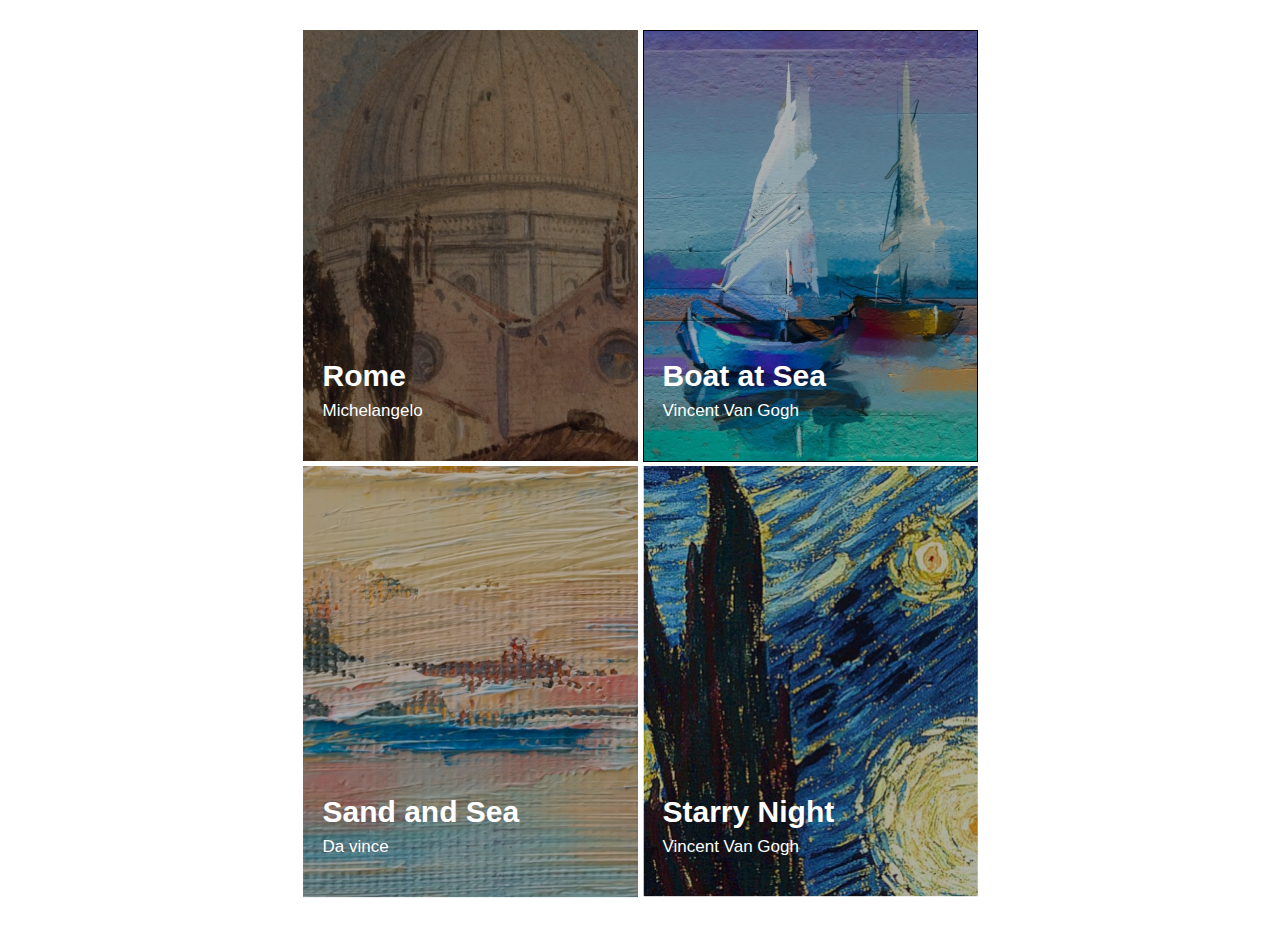
<file: lista de imagens/index.html>
<!DOCTYPE html>
<html lang="pt-br">

<head>
    <meta charset="UTF-8">
    <meta name="viewport" content="width=device-width, initial-scale=1.0">
    <link rel="stylesheet" href="src/css/style.css">
    <title>Document</title>
</head>

<body>

    <main>
        <section class="pinturas">

            <div class="pintura">
                <img src="src/img/rome.jpg" alt="Pintura Rome">


                <div class="informacoes">
                    <h2 class="titulo">Rome</h2>
                    <h3 class="subtitulo">Michelangelo</h3>
                </div>
            </div>

            <div class="pintura">
                <img src="src/img/boat at sea.png" alt="Pintura boat at sea">


                <div class="informacoes">
                    <h2 class="titulo">Boat at Sea</h2>
                    <h3 class="subtitulo">Vincent Van Gogh</h3>
                </div>
            </div>

            <div class="pintura">
                <img src="src/img/sand and sea.png" alt="Pintura sand and sea">


                <div class="informacoes">
                    <h2 class="titulo">Sand and Sea</h2>
                    <h3 class="subtitulo">Da vince</h3>
                </div>
            </div>

            <div class="pintura">
                <img src="src/img/starry night.png" alt="Pintura Starry Night">


                <div class="informacoes">
                    <h2 class="titulo">Starry Night</h2>
                    <h3 class="subtitulo">Vincent Van Gogh </h3>
                </div>
            </div>
        </section>
    </main>
</body>

</html>
</file>
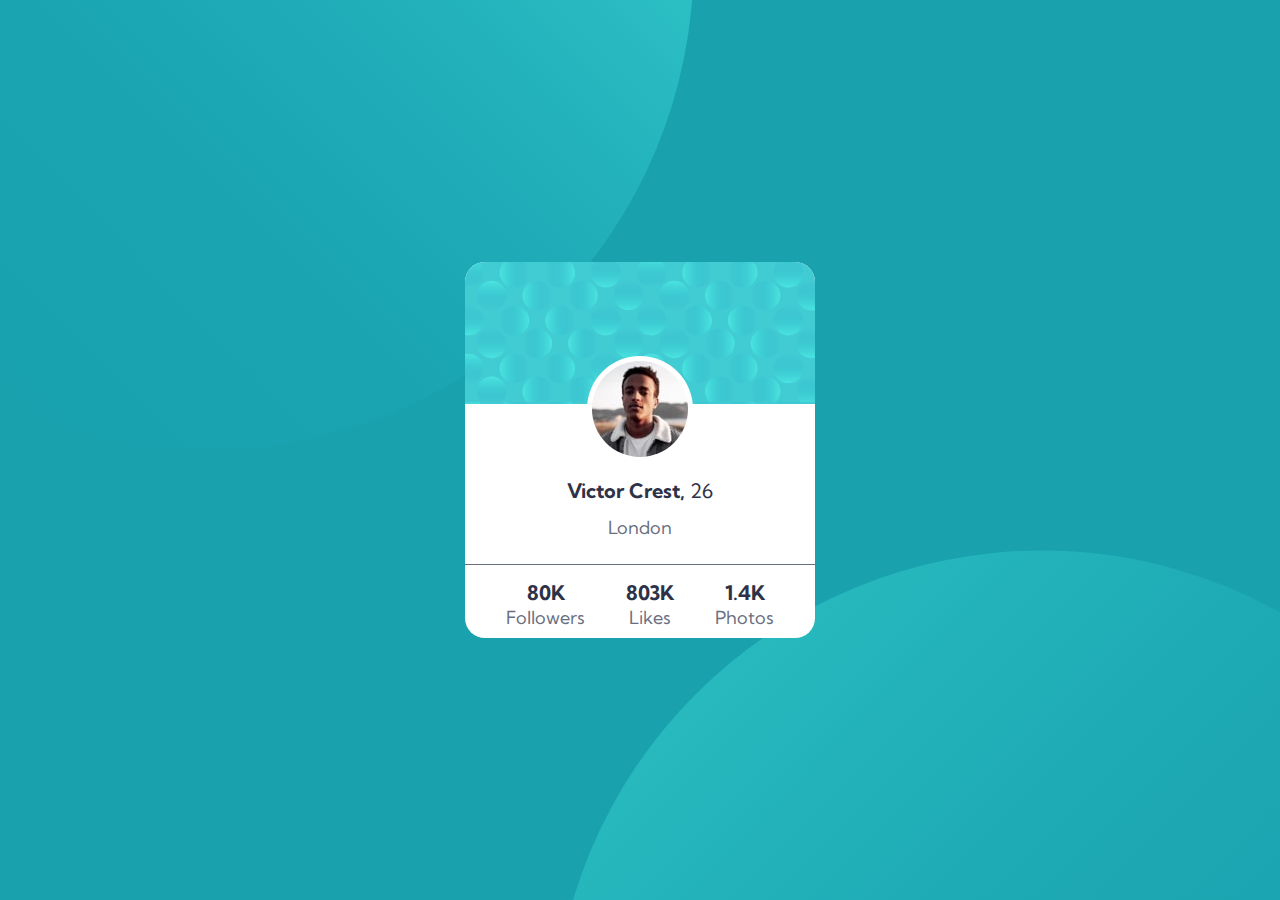
<file: profile-card-component-main/index.html>
<!DOCTYPE html>
<html lang="en">

<head>
  <meta charset="UTF-8" />
  <meta name="viewport" content="width=device-width, initial-scale=1.0" />

  <link rel="icon" type="image/png" sizes="32x32" href="./images/favicon-32x32.png" />

  <link rel="stylesheet" href="paginas/index.css" />

  <title>Frontend Mentor | perfil card component</title>
</head>

<body>

  <section class="container">
    <div class="top-bg"></div>
    <div class="bottom-bg"></div>
    <div class="card">
      <div class="bg-img"></div>
      <div class="perfil-info">
        <div class="perfil">
          <div class="foto">
            <img src="images/image-victor.jpg" alt="Victor" />
          </div>
          <p class="nome"><span>Victor Crest,</span> 26</p>
          <p class="local">London</p>
        </div>
        <div class="status">
          <div class="followers">
            <p class="numero">80K</p>
            <p>Followers</p>
          </div>
          <div class="likes">
            <p class="numero">803K</p>
            <p>Likes</p>
          </div>
          <div class="photos">
            <p class="numero">1.4K</p>
            <p>Photos</p>
          </div>
        </div>
      </div>
    </div>
  </section>

</body>
</file>
<file: profile-card-component-main/paginas/index.css>
@import '../global/global.css';

@import 'partes/conteiner.css';
@import 'partes/card.css';
</file>
<file: lista de imagens/src/css/style.css>
@import 'partials/reset.css';
@import 'pages/section.css';
</file>
